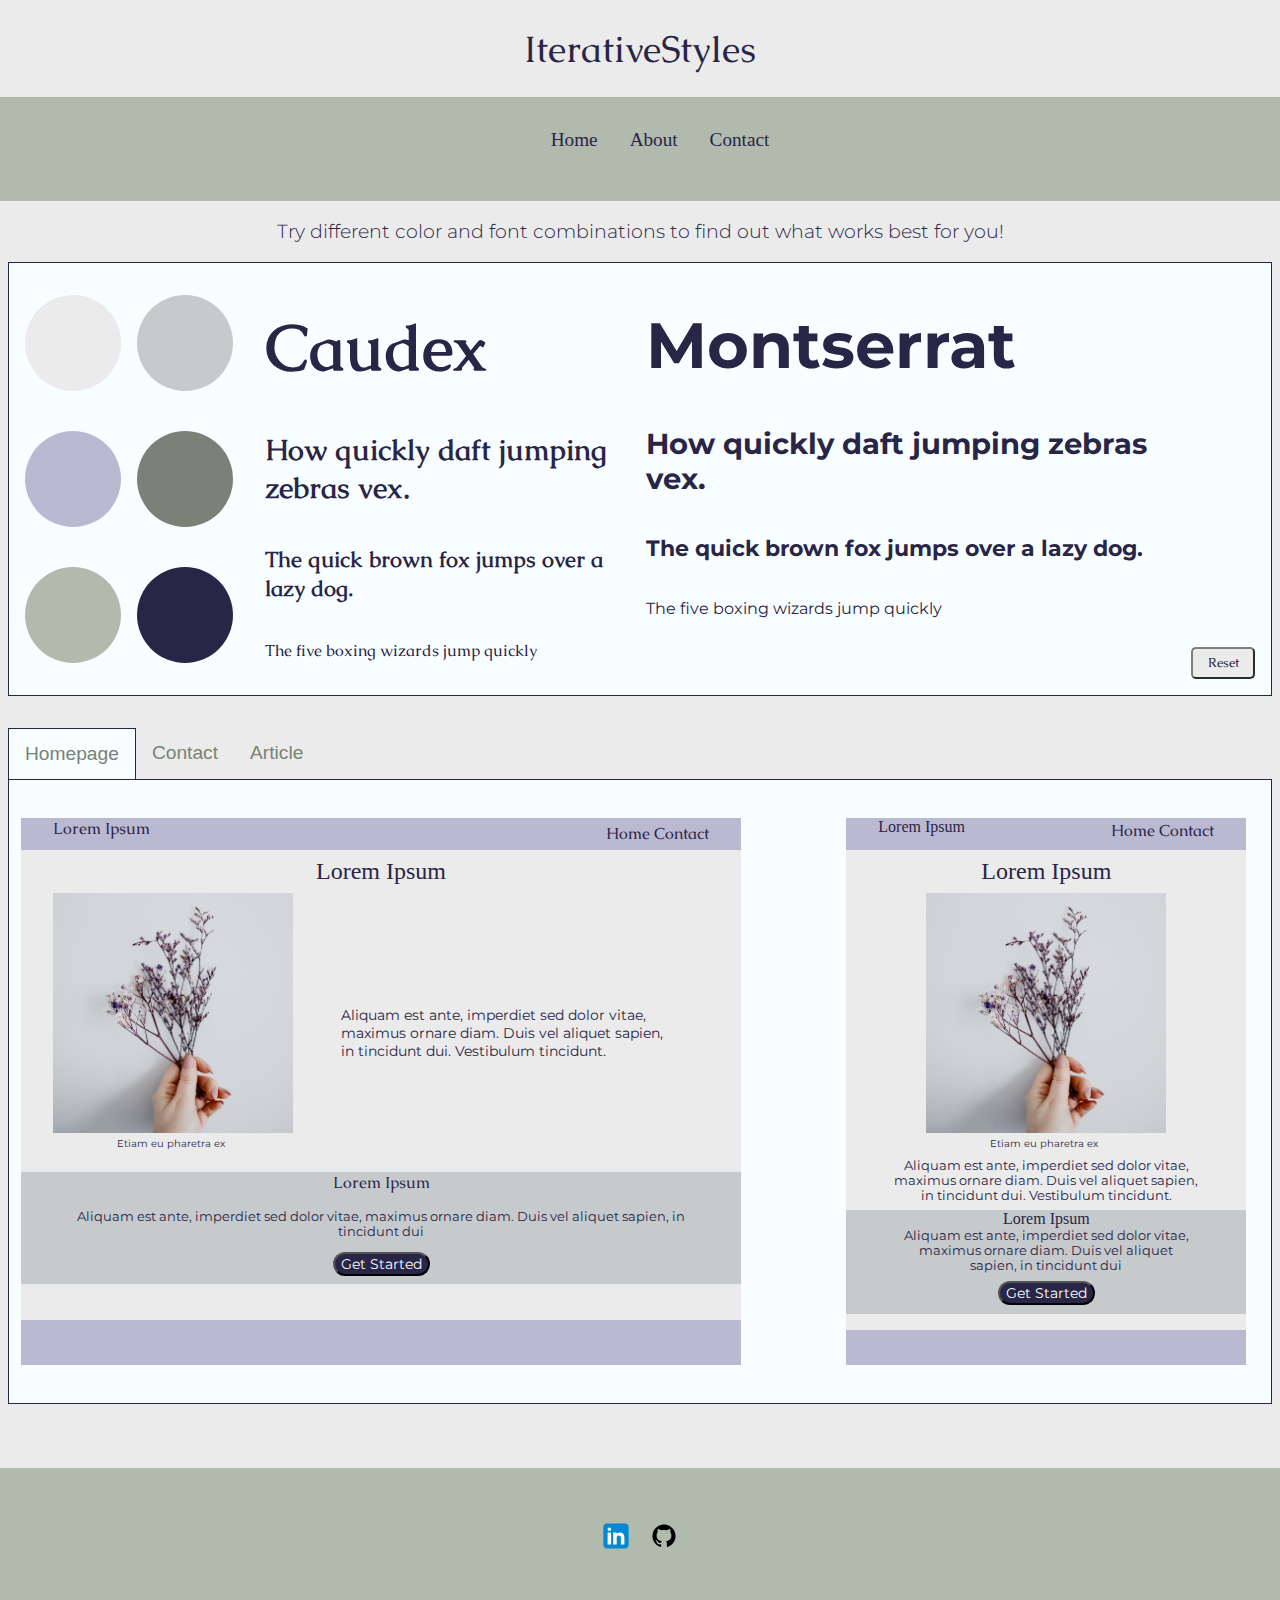
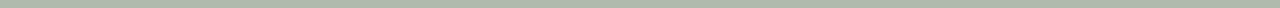
<file: index.html>
<!DOCTYPE html>
<html lang="en">
<head>
	<!-- Google tag (gtag.js) -->
	<script async src="https://www.googletagmanager.com/gtag/js?id=G-5MDEGCFY4N"></script>
	<script>
	window.dataLayer = window.dataLayer || [];
	function gtag(){dataLayer.push(arguments);}
	gtag('js', new Date());

	gtag('config', 'G-5MDEGCFY4N');
	</script>
    <meta charset="UTF-8">
    <meta http-equiv="X-UA-Compatible" content="IE=edge">
    <meta name="viewport" content="width=device-width, initial-scale=1.0">
    <title>IterativeStyles</title>
	<!-- Google Tag Manager -->
	<script>(function(w,d,s,l,i){w[l]=w[l]||[];w[l].push({'gtm.start':
	new Date().getTime(),event:'gtm.js'});var f=d.getElementsByTagName(s)[0],
	j=d.createElement(s),dl=l!='dataLayer'?'&l='+l:'';j.async=true;j.src=
	'https://www.googletagmanager.com/gtm.js?id='+i+dl;f.parentNode.insertBefore(j,f);
	})(window,document,'script','dataLayer','GTM-5N55TJF');</script>
	<!-- End Google Tag Manager -->
	<meta name="IterativeStyles"
	content="IterativeStyles is a web-based tool for web design. Here you 
	can try out various font combinations and colors to see how they could look together on the web and for free.">
	<link href="https://iterativestyles.com/" rel=
 	"canonical" />
    <link rel="preconnect" href="https://fonts.googleapis.com"> 
	<link rel="preconnect" href="https://fonts.gstatic.com" crossorigin> 
	<link href="https://fonts.googleapis.com/css2?family=Caudex:wght@400;700&display=swap" rel="stylesheet">
	<link href="https://fonts.googleapis.com/css2?family=Montserrat:wght@100;300;400&display=swap" rel="stylesheet">
    <link href="https://fonts.googleapis.com/css2?family=EB+Garamond&display=swap" rel="stylesheet">
    <link rel="stylesheet" href="/styles.css">
</head>

<body>
	<!-- Google Tag Manager (noscript) -->
	<noscript><iframe src="https://www.googletagmanager.com/ns.html?id=GTM-5N55TJF"
	height="0" width="0" style="display:none;visibility:hidden"></iframe></noscript>
	<!-- End Google Tag Manager (noscript) -->
    <a href="/index.html"><h1 class="h1" id="site-title">IterativeStyles</h1></a>
	<nav>
		<ul>
			<li><a id="home-nav" href="/index.html">Home</a></li>
			<li><a id="about-nav" href="/about.html">About</a></li>
			<li><a id="contact-nav" href="/contact.html">Contact</a></li>
		</ul>
	</nav>
    <h3 id="short-info">Try different color and font combinations to find out what works best for you!</h3>
	<div class="editor">
		<div class="colors">
			<div id="color1" onclick="toggleDisplay1(screen); console.log(console);">
				<input type="color" id="color1value" onchange="setColor();"
           value="#EBEBEB">
			</div>
			<div id="color2" onclick="toggleDisplay2(screen);">
				<input type="color" id="color2value" onchange="setColor2();"
           value="#C6CACC">
			</div>
			<div id="color3" onclick="toggleDisplay3(screen);">
				<input type="color" id="color3value" onchange="setColor3();"
           value="#BBB8D1">
			</div>
			<div id="color4" onclick="toggleDisplay4(screen);">
				<input type="color" id="color4value" onchange="setColor4();"
           value="#798276">
			</div>
			<div id="color5" onclick="toggleDisplay5(screen);">
				<input type="color" id="color5value" onchange="setColor5();"
           value="#B0BAAD">
			</div>
			<div id="color6" onclick="toggleDisplay6(screen);">
				<input type="color" id="color6value" onchange="setColor6();"
           value="#292546">
			</div>
		</div>
		<div id="font1">
			<!-- Font 1 font-family drop-down menu -->
			<select id="input-font1" class="input" onchange="changeFontStyle1(this); changeFontText1(); changeFontStyle1Templates(this);">
				<option value="Montserrat">Montserrat</option>
				<option value="Arial">Arial</option>
				<option value="Helvetica">Helvetica</option>
				<option value="Impact">Impact</option>
				<option value="Caudex" selected="selected">Caudex</option>
				<option value="Times New Roman">Times New Roman</option>
				<option value="Courier New">Courier New</option>
				<option value="EB Garamond">EB Garamond</option>
			</select>
			<h1 id="h1f1" onclick="toggleDisplayFont1();">Caudex</h1>
			<h3 id="h3f1">How quickly daft jumping zebras vex.</h3>
			<h5 id="h5f1">The quick brown fox jumps over a lazy dog.</h5>
			<p id="smallest-font1">The five boxing wizards jump quickly</p>
		</div>
		
		<div id="font2">
			<!-- Font 2 font-family drop-down menu -->
			<select id="input-font2" class="input" onchange="changeFontStyle2(this); changeFontText2(); changeFontStyle2Templates(this);">
				<option value="Montserrat" selected="selected">Montserrat</option>
				<option value="Arial">Arial</option>
				<option value="Helvetica">Helvetica</option>
				<option value="Impact">Impact</option>
				<option value="Caudex">Caudex</option>
				<option value="Times New Roman">Times New Roman</option>
				<option value="Courier New">Courier New</option>
				<option value="EB Garamond">EB Garamond</option>
			</select>
			<!-- Font 2 text examples -->
			<h1 id="h1f2" onclick="toggleDisplayFont2();">Montserrat</h1>
			<h3 id="h3f2">How quickly daft jumping zebras vex.</h3>
			<h5 id="h5f2">The quick brown fox jumps over a lazy dog.</h5>
			<p id="smallest-font2">The five boxing wizards jump quickly</p>
		</div>
		<button id="reset-btn" onclick="deleteItems();">Reset</button>
    </div>
<!-- This is where the tabs start -->
    <div class="tab">
		<button class="tablinks" onclick="openTemplate(event, 'Homepage')" id="defaultOpen">Homepage</button>
		<button class="tablinks" onclick="openTemplate(event, 'Contact_page')" >Contact</button>
		<button class="tablinks" onclick="openTemplate(event, 'Article')" >Article</button>
    </div>

	<div id="Homepage" class="tabcontent">
		<div id="homepage-grid">
			<!-- Homepage Desktop View -->
			<div id="desktop-container-homepage">
				<div id="container-d">
					<div id="header-d">
						<p id="site-title-d">Lorem Ipsum</p> 
						<p id="nav-menu">Home Contact</p>
					</div>
					<div class="body-d">
						<p id="homepage-title-d">Lorem Ipsum</p>
						<image id="home-img-d" src="/assets/flowers-and-hand2.jpg" alt="hand holding tiny  flowers"></image>
						<figcaption id="figcaption-d">Etiam eu pharetra ex</figcaption>
						<p id="body-text01">Aliquam est ante, imperdiet sed dolor vitae, <br> maximus ornare diam. 
							Duis vel aliquet sapien, <br> in tincidunt dui. Vestibulum tincidunt.</p>
					</div>
					<div id="strip-d">
						<p id="strip-title">Lorem Ipsum</p>
						<p id="strip-text01">Aliquam est ante, imperdiet sed dolor vitae, maximus ornare diam. Duis vel aliquet sapien, in tincidunt dui</p>
						<button id="btn01">Get Started</button>
					</div>
					<div id="footer-d"></div>
				</div>
			</div>
			<!-- Homepage Mobile View -->
				<div id="mobile-container-homepage">
					<div id="container-m">
						<div id="header-m">
							<p id="site-title-m">Lorem Ipsum</p> 
							<p id="nav-menu-m">Home Contact</p>
						</div>
						<div class="body-m">
							<p id="homepage-title-m">Lorem Ipsum</p>
							<image id="home-img-m" src="/assets/flowers-and-hand2.jpg" alt="hand holding tiny  flowers"></image>
							<figcaption id="figcaption-m">Etiam eu pharetra ex</figcaption>
							<p id="body-text01-m">Aliquam est ante, imperdiet sed dolor vitae, <br> maximus ornare diam. 
								Duis vel aliquet sapien, <br> in tincidunt dui. Vestibulum tincidunt.</p>
						</div>
						<div id="strip-m">
							<p id="strip-title-m">Lorem Ipsum</p>
							<p id="strip-text01-m">Aliquam est ante, imperdiet sed dolor vitae, maximus ornare diam. Duis vel aliquet sapien, in tincidunt dui</p>
							<button id="btn01-m">Get Started</button>
						</div>
						<div id="footer-m"></div>
					</div>
				</div>
		</div>
	</div>

    <div id="Contact_page" class="tabcontent">
		<div id="contact-page-grid">
			<!-- desktop contact page  -->
			<div id="desktop-container-contact-page">
				<div id="container-cd">
					<div id="header-cd">
						<p id="site-title-cd">Lorem Ipsum</p> 
						<p id="nav-menu-cd">Home Contact</p>
					</div>
					<div class="body-cd">
						<p id="homepage-title-cd">Contact Me</p>
					</div>
					<div id="strip-cd">
					<form action="">

					<label id="name-label-cd" for="name">Name</label>
					<input type="text" id="name-cd" name="name" placeholder="Your name">
					<br>

					<label id="email-label-cd" for="email">Email</label>
					<input type="email" id="email-cd" name="email" placeholder="Your email">
					<br>
					<label id="subject-label-cd" for="subject">Subject</label>
					<textarea id="subject-cd" name="subject" placeholder="Write something..."></textarea>

					<input id="submit-btn-cd" type="submit" value="Submit">
					</form>
					</div>
					<div id="footer-cd">	
					</div>
				</div>
			</div>
			<!-- mobile contact page -->
			<div id="mobile-container-contact-page">
				<div id="container-cm">
						<div id="header-cm">
							<p id="site-title-cm">Lorem Ipsum</p> 
							<p id="nav-menu-cm">Home Contact</p>
						</div>
						<div class="body-cm">
							<p id="homepage-title-cm">Contact Me</p>
						</div>
						<div id="strip-cm">
						<form action="">

						<label id="name-label-cm" for="name">Name</label>
						<input type="text" id="name-cm" name="name" placeholder="Your name">
						<br>
						<label id="email-label-cm" for="email" style="font-family: 'Caudex', serif;">Email</label>
						<input type="email" id="email-cm" name="email" placeholder="Your email">
						<br>
						<label id="subject-label-cm" for="subject">Subject</label>
						<textarea id="subject-cm" name="subject" placeholder="Write something..." ></textarea>

						<input id="submit-btn-cm" type="submit" value="Submit">

						</form>
						</div>
						<div id="footer-cm">	
						</div>
				</div>
			</div>
		</div> 
    </div>

    <div id="Article" class="tabcontent">
		<div id="article-page-grid">
			<!-- article desktop -->
			<div id="desktop-container-article">
				<div id="container-ad">
					<div id="header-ad">
						<p id="site-title-ad">Lorem Ipsum</p> 
						<p id="nav-menu-ad">Home Contact</p>
					</div>
					<div class="body-ad">
						<p id="article-title-ad">Lorem ipsum dolor sit amet, incididunt ut labore et dolore magna aliqua.</p>
						<p id="article-info">By John Doe, <br> Updated 6:22 PM EST, Sun November 6, 2022 </p>
						<image id="article-img-d" src="/assets/flowerfield.jpg" alt="bright image of a field of flowers"></image>
						<figcaption id="article-figcaption">Duis ut diam quam nulla </figcaption>
						<p id="body-text01-ad">Ut enim ad minim veniam, quis nostrud exercitation ullamco laboris nisi ut aliquip ex ea commodo consequat. Duis aute irure dolor in reprehenderit in voluptate velit esse cillum dolore eu fugiat nulla pariatur. Excepteur sint occaecat cupidatat non proident, sunt in culpa qui officia deserunt mollit anim id est laborum. Urna nec tincidunt praesent semper feugiat nibh sed. Vestibulum morbi blandit cursus risus at ultrices mi tempus. Faucibus vitae aliquet nec ullamcorper sit amet. </p>
					</div>
					<div id="footer-ad"></div>
				</div>
			</div>
		
			<!-- Mobile article template -->
			<div id="mobile-container-article">
				<div id="container-am">
					<div id="header-am">
						<p id="site-title-am">Lorem Ipsum</p>
						<p id="nav-menu-am">Home Contact</p>
					</div>
					<div class="body-am">
						<p id="article-title-am">Lorem ipsum dolor sit amet, incididunt ut labore et dolore magna aliqua.</p>
						<p id="article-info-m">By John Doe, <br> Updated 6:22 PM EST, Sun November 6, 2022 </p>
						<image id="article-img-m" src="/assets/flowerfield.jpg" alt="bright image of a field of flowers"></image>
						<figcaption id="article-figcaption-m">Duis ut diam quam nulla </figcaption>
						<p id="body-text01-am">Ut enim ad minim veniam, quis nostrud exercitation ullamco laboris nisi ut aliquip ex ea commodo consequat. Duis aute irure dolor in reprehenderit in voluptate velit esse cillum dolore eu fugiat nulla pariatur. Excepteur sint occaecat cupidatat non proident, sunt in culpa qui officia deserunt mollit anim id est laborum. Urna nec tincidunt praesent semper feugiat nibh sed. Vestibulum morbi blandit cursus risus at ultrices mi tempus. Faucibus vitae aliquet nec ullamcorper sit amet. </p>
					</div>
					<div id="footer-am"></div>
				</div>
			</div>
		</div>
    </div>

	<div class="footer">
		<a id="linkedin-link" href="https://www.linkedin.com/in/stephannie-sipaque/" target="_blank"><img id="linkedin-icon" src="assets/linkedin.svg" alt="linkedIn icon with link"></a>
		<a id="github-link" href="https://github.com/SSipaque" target="_blank"><img id="linkedin-icon" src="assets/github.svg" alt="Github icon with link"></a>
	</div>

	<script src="tabs.js"></script>
	<script src="localstorage.js"></script>
	<script>
		var c1v= document.getElementById("color1value");
		var c2v= document.getElementById("color2value");
		var c3v= document.getElementById("color3value");
		var c4v= document.getElementById("color4value");
		var c5v= document.getElementById("color5value");
		var c6v= document.getElementById("color6value");
		var screen = window.matchMedia("(max-width: 700px)");

		function toggleDisplay1(screen){
			if (screen.matches) { // If media query matches
				c1v.style.display = "block"; //on mobile ONLY make sure input is visible always
			} else {
				if (c1v.style.display === "block") { //otherwise let it be toggled by onclick to appear and disappear
					c1v.style.display = "none";
				} else {
					c1v.style.display = "block";
				}
			}
			const c1 = document.getElementById("color1");
			c1v.addEventListener("input", updateColor);
			screen.addListener(toggleDisplay1); //event listener for screen variable

			}
		function toggleDisplay2(screen) {
			if (screen.matches) { // If media query matches
				c2v.style.display = "block"; //on mobile ONLY make sure input is visible always
			} else {
				if (c2v.style.display === "block") { //otherwise let it be toggled by onclick to appear and disappear
					c2v.style.display = "none";
				} else {
					c2v.style.display = "block";
				}
			}
			// console.log(c2v.style.display);
			const c2 = document.getElementById("color2");
			c2v.addEventListener("input", updateColor2);
			screen.addListener(toggleDisplay2); //event listener for screen variable
		}
		function toggleDisplay3(screen) {
			if (screen.matches) { // If media query matches
				c3v.style.display = "block"; //on mobile ONLY make sure input is visible always
			} else {
				if (c3v.style.display === "block") { //otherwise let it be toggled by onclick to appear and disappear
					c3v.style.display = "none";
				} else {
					c3v.style.display = "block";
				}
			}
			const c3 = document.getElementById("color3");
			c3v.addEventListener("input", updateColor3);
			screen.addListener(toggleDisplay3);
		}
		function toggleDisplay4(screen) {
			if (screen.matches) { // If media query matches
				c4v.style.display = "block"; //on mobile ONLY make sure input is visible always
			} else {
				if (c4v.style.display === "block") { //otherwise let it be toggled by onclick to appear and disappear
					c4v.style.display = "none";
				} else {
					c4v.style.display = "block";
				}
			}
			const c4 = document.getElementById("color4");
			c4v.addEventListener("input", updateColor4);
			screen.addListener(toggleDisplay4);
		}
		function toggleDisplay5(screen) {
			if (screen.matches) { // If media query matches
				c5v.style.display = "block"; //on mobile ONLY make sure input is visible always
			} else {
				if (c5v.style.display === "block") { //otherwise let it be toggled by onclick to appear and disappear
					c5v.style.display = "none";
				} else {
					c5v.style.display = "block";
				}
			}
			const c5 = document.getElementById("color5");
			c5v.addEventListener("input", updateColor5);
			screen.addEventListener(toggleDisplay5);
		}
		function toggleDisplay6(screen) {
			if (screen.matches) { // If media query matches
				c6v.style.display = "block"; //on mobile ONLY make sure input is visible always
			} else {
				if (c6v.style.display === "block") { //otherwise let it be toggled by onclick to appear and disappear
					c6v.style.display = "none";
				} else {
					c6v.style.display = "block";
				}
			}
			const c6 = document.getElementById("color6");
			c6v.addEventListener("input", updateColor6);
			screen.addEventListener(toggleDisplay6);
		}


		function updateColor(){
			const c1 = document.getElementById("color1");
			c1.style.backgroundColor = document.getElementById("color1value").value;
			document.getElementById("container-d").style.backgroundColor = document.getElementById("color1value").value;
			document.getElementById("container-m").style.backgroundColor = document.getElementById("color1value").value;
			document.getElementById("container-cd").style.backgroundColor = document.getElementById("color1value").value;
			document.getElementById("container-cm").style.backgroundColor = document.getElementById("color1value").value;
			document.getElementById("container-ad").style.backgroundColor = document.getElementById("color1value").value;
			document.getElementById("container-am").style.backgroundColor = document.getElementById("color1value").value;
		}
		function updateColor2(){
			const c2 = document.getElementById("color2");
			c2.style.backgroundColor = document.getElementById("color2value").value;

			document.getElementById("strip-d").style.backgroundColor = document.getElementById("color2value").value;
			document.getElementById("strip-m").style.backgroundColor = document.getElementById("color2value").value;
			document.getElementById("strip-cd").style.backgroundColor = document.getElementById("color2value").value;
			document.getElementById("strip-cm").style.backgroundColor = document.getElementById("color2value").value;
		}
		function updateColor3(){
			const c3 = document.getElementById("color3");
			c3.style.backgroundColor = document.getElementById("color3value").value;

			document.getElementById("header-d").style.backgroundColor = document.getElementById("color3value").value;
			document.getElementById("footer-d").style.backgroundColor = document.getElementById("color3value").value;
			document.getElementById("header-m").style.backgroundColor = document.getElementById("color3value").value;
			document.getElementById("footer-m").style.backgroundColor = document.getElementById("color3value").value;
			document.getElementById("header-cd").style.backgroundColor = document.getElementById("color3value").value;
			document.getElementById("footer-cd").style.backgroundColor = document.getElementById("color3value").value;
			document.getElementById("header-cm").style.backgroundColor = document.getElementById("color3value").value;
			document.getElementById("footer-cm").style.backgroundColor = document.getElementById("color3value").value;
			document.getElementById("header-ad").style.backgroundColor = document.getElementById("color3value").value;
			document.getElementById("footer-ad").style.backgroundColor = document.getElementById("color3value").value;
			document.getElementById("header-am").style.backgroundColor = document.getElementById("color3value").value;
			document.getElementById("footer-am").style.backgroundColor = document.getElementById("color3value").value;
		}
		function updateColor4(){
			const c4 = document.getElementById("color4");
			c4.style.backgroundColor = document.getElementById("color4value").value;
			document.getElementById("h1f1").style.color = document.getElementById("color4value").value;
			document.getElementById("h3f1").style.color = document.getElementById("color4value").value;
			document.getElementById("h5f1").style.color = document.getElementById("color4value").value;
			document.getElementById("smallest-font1").style.color = document.getElementById("color4value").value;
			// templates
			// homepage desktop
			document.getElementById("site-title-d").style.color = document.getElementById("color4value").value;
			document.getElementById("nav-menu").style.color = document.getElementById("color4value").value;
			document.getElementById("homepage-title-d").style.color = document.getElementById("color4value").value;
			document.getElementById("strip-title").style.color = document.getElementById("color4value").value;
			// homepage mobile
			document.getElementById("site-title-m").style.color = document.getElementById("color4value").value;
			document.getElementById("nav-menu-m").style.color = document.getElementById("color4value").value;
			document.getElementById("homepage-title-m").style.color = document.getElementById("color4value").value;
			document.getElementById("strip-title-m").style.color = document.getElementById("color4value").value;

			// contact desktop
			document.getElementById("site-title-cd").style.color = document.getElementById("color4value").value;
			document.getElementById("nav-menu-cd").style.color = document.getElementById("color4value").value;
			document.getElementById("homepage-title-cd").style.color = document.getElementById("color4value").value;
			document.getElementById("name-label-cd").style.color = document.getElementById("color4value").value;
			document.getElementById("email-label-cd").style.color = document.getElementById("color4value").value;
			document.getElementById("subject-label-cd").style.color = document.getElementById("color4value").value;
			// contact mobile
			document.getElementById("site-title-cm").style.color = document.getElementById("color4value").value;
			document.getElementById("nav-menu-cm").style.color = document.getElementById("color4value").value;
			document.getElementById("homepage-title-cm").style.color = document.getElementById("color4value").value;
			document.getElementById("name-label-cm").style.color = document.getElementById("color4value").value;
			document.getElementById("email-label-cm").style.color = document.getElementById("color4value").value;
			document.getElementById("subject-label-cm").style.color = document.getElementById("color4value").value;

			// article desktop
			document.getElementById("site-title-ad").style.color = document.getElementById("color4value").value;
			document.getElementById("nav-menu-ad").style.color = document.getElementById("color4value").value;
			document.getElementById("article-title-ad").style.color = document.getElementById("color4value").value;
			document.getElementById("article-info").style.color = document.getElementById("color4value").value;
			// article mobile
			document.getElementById("site-title-am").style.color = document.getElementById("color4value").value;
			document.getElementById("nav-menu-am").style.color = document.getElementById("color4value").value;
			document.getElementById("article-title-am").style.color = document.getElementById("color4value").value;
			document.getElementById("article-info-m").style.color = document.getElementById("color4value").value;
		}
		function updateColor5(){
			const c5 = document.getElementById("color5");
			c5.style.backgroundColor = document.getElementById("color5value").value;
			document.getElementById("h1f2").style.color = document.getElementById("color5value").value;
			document.getElementById("h3f2").style.color = document.getElementById("color5value").value;
			document.getElementById("h5f2").style.color = document.getElementById("color5value").value;
			document.getElementById("smallest-font2").style.color = document.getElementById("color5value").value;
			// templates
			// homepage desktop
			document.getElementById("body-text01").style.color = document.getElementById("color5value").value;
			document.getElementById("strip-text01").style.color = document.getElementById("color5value").value;
			document.getElementById("btn01").style.color = document.getElementById("color5value").value;
			document.getElementById("figcaption-d").style.color = document.getElementById("color5value").value;
			// homepage mobile
			document.getElementById("body-text01-m").style.color = document.getElementById("color5value").value;
			document.getElementById("strip-text01-m").style.color = document.getElementById("color5value").value;
			document.getElementById("btn01-m").style.color = document.getElementById("color5value").value;
			document.getElementById("figcaption-m").style.color = document.getElementById("color5value").value;

			// contact desktop
			document.getElementById("name-cd").style.color = document.getElementById("color5value").value;
			document.getElementById("email-cd").style.color = document.getElementById("color5value").value;
			document.getElementById("subject-cd").style.color = document.getElementById("color5value").value;
			document.getElementById("submit-btn-cd").style.color = document.getElementById("color5value").value;
			// contact mobile
			document.getElementById("name-cm").style.color = document.getElementById("color5value").value;
			document.getElementById("email-cm").style.color = document.getElementById("color5value").value;
			document.getElementById("subject-cm").style.color = document.getElementById("color5value").value;
			document.getElementById("submit-btn-cm").style.color = document.getElementById("color5value").value;

			// article desktop
			document.getElementById("article-figcaption").style.color = document.getElementById("color5value").value;
			document.getElementById("body-text01-ad").style.color = document.getElementById("color5value").value;
			// artcile mobile
			document.getElementById("article-figcaption-m").style.color = document.getElementById("color5value").value;
			document.getElementById("body-text01-am").style.color = document.getElementById("color5value").value;
		}
		function updateColor6(){
			const c6 = document.getElementById("color6");
			c6.style.backgroundColor = document.getElementById("color6value").value;
			document.getElementById("btn01").style.backgroundColor = document.getElementById("color6value").value;
			document.getElementById("btn01-m").style.backgroundColor = document.getElementById("color6value").value;
			document.getElementById("submit-btn-cd").style.backgroundColor = document.getElementById("color6value").value;
			document.getElementById("submit-btn-cm").style.backgroundColor = document.getElementById("color6value").value;
		}


		var infont1= document.getElementById("input-font1");
		function toggleDisplayFont1() {
			if (infont1.style.display === "block") {
				infont1.style.display = "none";
		  	} else {
				infont1.style.display = "block";
			}
		}
		
		var changeFontStyle1 = function (font) {
            document.getElementById("font1").style.fontFamily = font.value;
        }
		var changeFontText1 = function() {
			const input1 = document.getElementById("input-font1");
			document.getElementById('h1f1').innerHTML = input1.value;
		}

		// To change fontstyle of templates according to Font1 changes 
		var changeFontStyle1Templates = function(font) {
		document.getElementById("font1").style.fontFamily = font.value;
		// homepage desktop
		document.getElementById("site-title-d").style.fontFamily = font.value;
		document.getElementById("nav-menu").style.fontFamily = font.value;
		document.getElementById("homepage-title-d").style.fontFamily = font.value;
		document.getElementById("strip-title").style.fontFamily = font.value;
		// homepage mobile
		document.getElementById("site-title-m").style.fontFamily = font.value;
		document.getElementById("nav-menu-m").style.fontFamily = font.value;
		document.getElementById("homepage-title-m").style.fontFamily = font.value;
		document.getElementById("strip-title-m").style.fontFamily = font.value;

		// contact desktop
		document.getElementById("site-title-cd").style.fontFamily = font.value;
		document.getElementById("nav-menu-cd").style.fontFamily = font.value;
		document.getElementById("homepage-title-cd").style.fontFamily = font.value;
		document.getElementById("name-label-cd").style.fontFamily = font.value;
		document.getElementById("email-label-cd").style.fontFamily = font.value;
		document.getElementById("subject-label-cd").style.fontFamily = font.value;
		// contact mobile
		document.getElementById("site-title-cm").style.fontFamily = font.value;
		document.getElementById("nav-menu-cm").style.fontFamily = font.value;
		document.getElementById("homepage-title-cm").style.fontFamily = font.value;
		document.getElementById("name-label-cm").style.fontFamily = font.value;
		document.getElementById("email-label-cm").style.fontFamily = font.value;
		document.getElementById("subject-label-cm").style.fontFamily = font.value;

		// article desktop
		document.getElementById("site-title-ad").style.fontFamily = font.value;
		document.getElementById("nav-menu-ad").style.fontFamily = font.value;
		document.getElementById("article-title-ad").style.fontFamily = font.value;
		document.getElementById("article-info").style.fontFamily = font.value;
		// article mobile
		document.getElementById("site-title-am").style.fontFamily = font.value;
		document.getElementById("nav-menu-am").style.fontFamily = font.value;
		document.getElementById("article-title-am").style.fontFamily = font.value;
		document.getElementById("article-info-m").style.fontFamily = font.value;
		}

		var infont2= document.getElementById("input-font2");
		function toggleDisplayFont2() {
			if (infont2.style.display === "block") {
				infont2.style.display = "none";
		  	} else {
				infont2.style.display = "block";
			};
		}
		var changeFontStyle2 = function (font) {
            document.getElementById("font2").style.fontFamily = font.value;
        }
		var changeFontText2 = function() {
			const input2 = document.getElementById("input-font2");
			document.getElementById('h1f2').innerHTML = input2.value;
		}

		// To change fontstyle of templates according to Font2 changes 
		var changeFontStyle2Templates = function(font) {
		// homepage desktop
		document.getElementById("body-text01").style.fontFamily = font.value;
		document.getElementById("strip-text01").style.fontFamily = font.value;
		document.getElementById("btn01").style.fontFamily = font.value;
		document.getElementById("figcaption-d").style.fontFamily = font.value;
		// homepage mobile
		document.getElementById("body-text01-m").style.fontFamily = font.value;
		document.getElementById("strip-text01-m").style.fontFamily = font.value;
		document.getElementById("btn01-m").style.fontFamily = font.value;
		document.getElementById("figcaption-m").style.fontFamily = font.value;

		// contact desktop
		document.getElementById("name-cd").style.fontFamily = font.value;
		document.getElementById("email-cd").style.fontFamily = font.value;
		document.getElementById("subject-cd").style.fontFamily = font.value;
		document.getElementById("submit-btn-cd").style.fontFamily = font.value;
		// contact mobile
		document.getElementById("name-cm").style.fontFamily = font.value;
		document.getElementById("email-cm").style.fontFamily = font.value;
		document.getElementById("subject-cm").style.fontFamily = font.value;
		document.getElementById("submit-btn-cm").style.fontFamily = font.value;

		// article desktop
		document.getElementById("article-figcaption").style.fontFamily = font.value;
		document.getElementById("body-text01-ad").style.fontFamily = font.value;
		// artcile mobile
		document.getElementById("article-figcaption-m").style.fontFamily = font.value;
		document.getElementById("body-text01-am").style.fontFamily = font.value;
		}  
	</script>
</body>
</html>
</file>
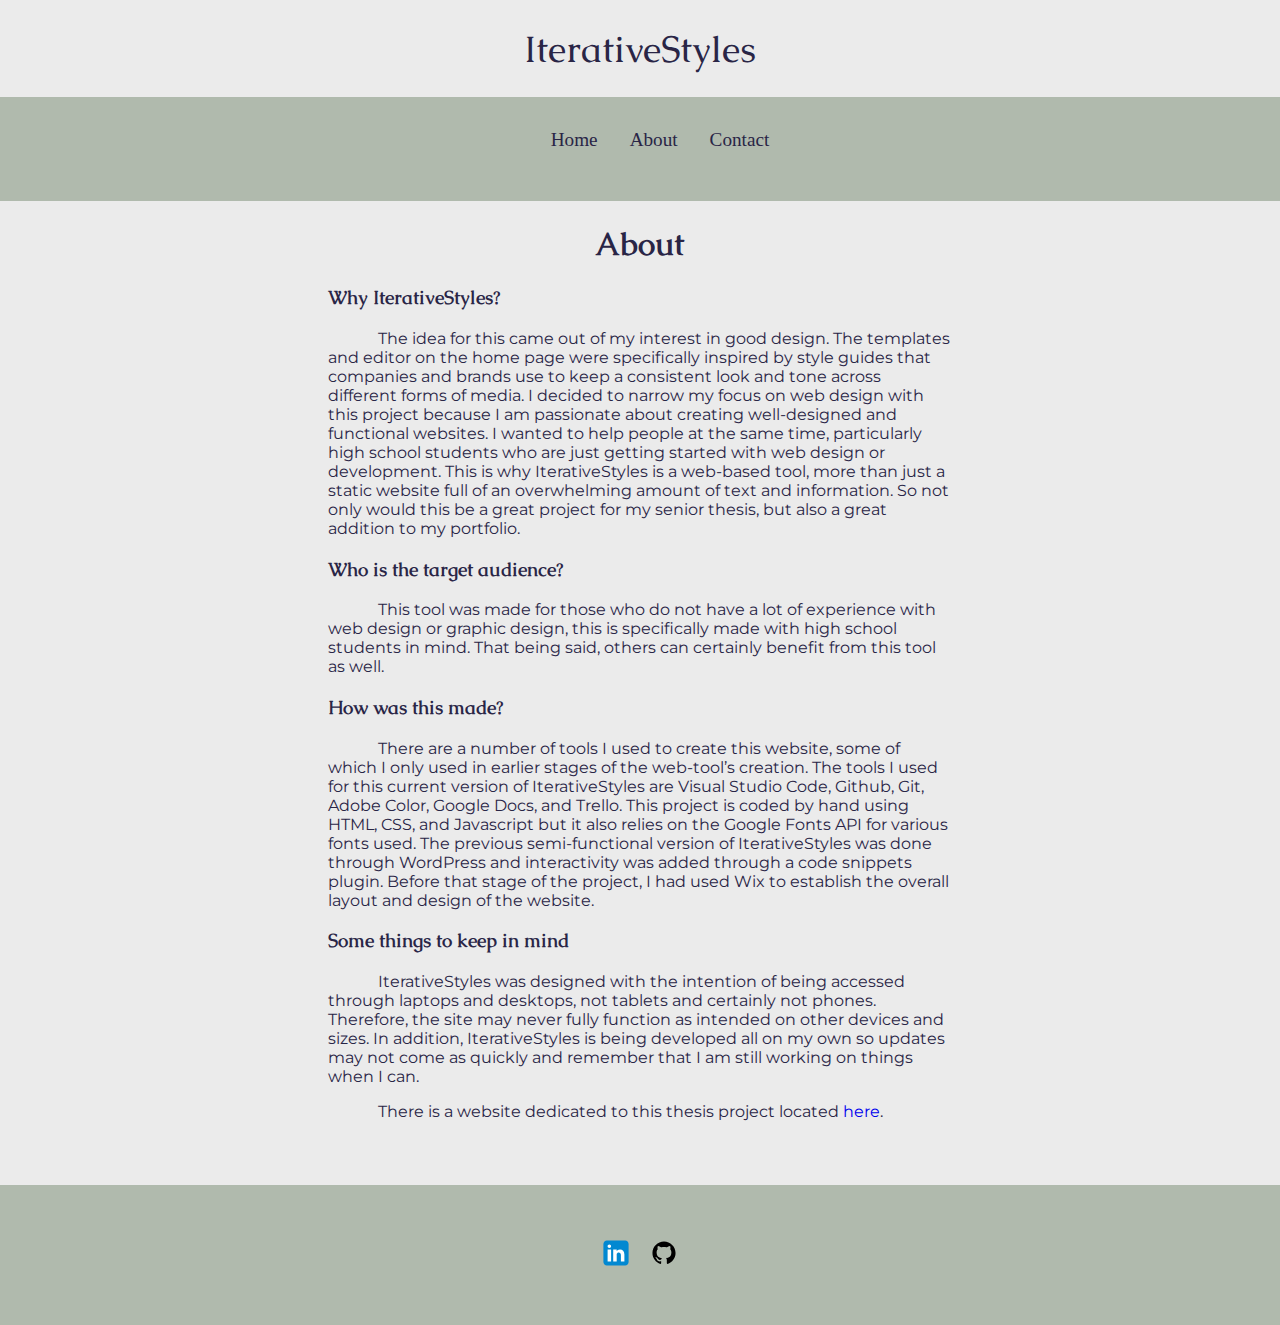
<file: about.html>
<!DOCTYPE html>
<html lang="en">
<head>
    <!-- Google tag (gtag.js) -->
    <script async src="https://www.googletagmanager.com/gtag/js?id=G-5MDEGCFY4N"></script>
    <script>
    window.dataLayer = window.dataLayer || [];
    function gtag(){dataLayer.push(arguments);}
    gtag('js', new Date());

    gtag('config', 'G-5MDEGCFY4N');
    </script>
    <!-- Google Tag Manager -->
    <script>(function(w,d,s,l,i){w[l]=w[l]||[];w[l].push({'gtm.start':
    new Date().getTime(),event:'gtm.js'});var f=d.getElementsByTagName(s)[0],
    j=d.createElement(s),dl=l!='dataLayer'?'&l='+l:'';j.async=true;j.src=
    'https://www.googletagmanager.com/gtm.js?id='+i+dl;f.parentNode.insertBefore(j,f);
    })(window,document,'script','dataLayer','GTM-5N55TJF');</script>
    <!-- End Google Tag Manager -->
    <meta charset="UTF-8">
    <meta http-equiv="X-UA-Compatible" content="IE=edge">
    <meta name="viewport" content="width=device-width, initial-scale=1.0">
    <title>IterativeStyles About</title>
    <meta name="IterativeStyles|About"
	content="Learn more about IterativeStyles here on this page.">
	<link href="https://iterativestyles.com/about" rel=
 	"canonical" />
    <link rel="preconnect" href="https://fonts.googleapis.com"> 
	<link rel="preconnect" href="https://fonts.gstatic.com" crossorigin> 
	<link href="https://fonts.googleapis.com/css2?family=Caudex:wght@400;700&display=swap" rel="stylesheet">
	<link href="https://fonts.googleapis.com/css2?family=Montserrat:wght@100;300;400&display=swap" rel="stylesheet">
    <link href="https://fonts.googleapis.com/css2?family=EB+Garamond&display=swap" rel="stylesheet">
    <link rel="stylesheet" href="styles.css">
</head>
<body>
    <!-- Google Tag Manager (noscript) -->
    <noscript><iframe src="https://www.googletagmanager.com/ns.html?id=GTM-5N55TJF"
    height="0" width="0" style="display:none;visibility:hidden"></iframe></noscript>
    <!-- End Google Tag Manager (noscript) -->
    <a href="/index.html"><h1 class="h1" id="site-title">IterativeStyles</h1></a>
        <nav>
            <ul>
                <li><a id="home-nav" href="/index.html">Home</a></li>
                <li><a id="about-nav" href="/about.html">About</a></li>
                <li><a id="contact-nav" href="/contact.html">Contact</a></li>
            </ul>
        </nav>

        <div id="about-text">
            <h1 class="h1">About</h1>
            <h3 class="about-subheaders">Why IterativeStyles?</h3>
            <p class="about-text">The idea for this came out of my interest in good design. The templates and 
            editor on the home page were specifically inspired by style guides that companies and brands use to keep a 
            consistent look and tone across different forms of media. I decided to narrow my focus on web design with this 
            project because I am passionate about creating well-designed and functional websites. I wanted to help people at the same time,
            particularly high school students who are just getting started with web design or development. This is why 
            IterativeStyles is a web-based tool, more than just a static website full of an overwhelming amount of text 
            and information. So not only would this be a great project for my senior thesis, but also a great addition 
            to my portfolio.</p>

            <h3 class="about-subheaders">Who is the target audience?</h3>
            <p class="about-text">This tool was made for those who do not have a lot of experience with web design
            or graphic design, this is specifically made with high school students in mind. That being said, others can 
            certainly benefit from this tool as well.</p>

            <h3 class="about-subheaders">How was this made?</h3>
            <p class="about-text">There are a number of tools I used to create this website, some of which I only 
            used in earlier stages of the web-tool’s creation. The tools I used for this current version of IterativeStyles 
            are Visual Studio Code, Github, Git, Adobe Color, Google Docs, and Trello. This project is coded by hand using 
            HTML, CSS, and Javascript but it also relies on the Google Fonts API for various fonts used. The previous 
            semi-functional version of IterativeStyles was done through WordPress and interactivity was added through a code
            snippets plugin. Before that stage of the project, I had used Wix to establish the overall layout and design of 
            the website.</p>

            <h3 class="about-subheaders">Some things to keep in mind</h3>
            <p class="about-text"">IterativeStyles was designed with the intention of being accessed through laptops and
            desktops, not tablets and certainly not phones. Therefore, the site may never fully function as intended on other 
            devices and sizes. In addition, IterativeStyles is being developed all on my own so updates may not come as quickly
            and remember that I am still working on things when I can.</p>       

            <p class="about-text">There is a website dedicated to this thesis project located <a id="squarespace-site-link" href="https://www.immseniorshow.com/stephannie-sipaque" target="_blank">here</a>.</p>
        </div>

    <div class="footer">
		<a id="linkedin-link" href="https://www.linkedin.com/in/stephannie-sipaque/" target="_blank"><img id="linkedin-icon" src="assets/linkedin.svg" alt="linkedIn icon with link"></a>
		<a id="github-link" href="https://github.com/SSipaque" target="_blank"><img id="linkedin-icon" src="assets/github.svg" alt="Github icon with link"></a>
	</div>
</body>
</html>
</file>
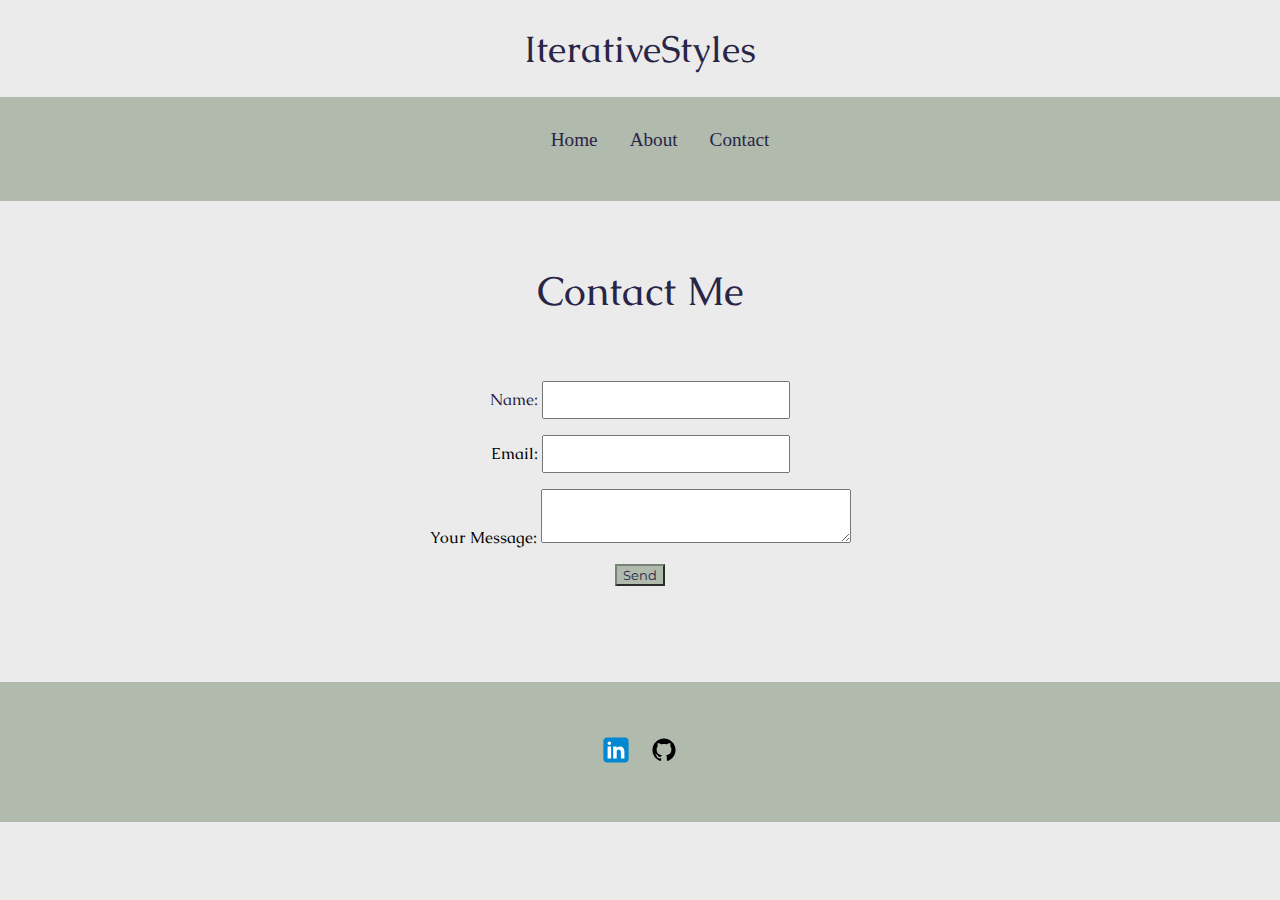
<file: contact.html>
<!DOCTYPE html>
<html lang="en">
<head>
    <!-- Google tag (gtag.js) -->
    <script async src="https://www.googletagmanager.com/gtag/js?id=G-5MDEGCFY4N"></script>
    <script>
    window.dataLayer = window.dataLayer || [];
    function gtag(){dataLayer.push(arguments);}
    gtag('js', new Date());

    gtag('config', 'G-5MDEGCFY4N');
    </script>
    <!-- Google Tag Manager -->
    <script>(function(w,d,s,l,i){w[l]=w[l]||[];w[l].push({'gtm.start':
    new Date().getTime(),event:'gtm.js'});var f=d.getElementsByTagName(s)[0],
    j=d.createElement(s),dl=l!='dataLayer'?'&l='+l:'';j.async=true;j.src=
    'https://www.googletagmanager.com/gtm.js?id='+i+dl;f.parentNode.insertBefore(j,f);
    })(window,document,'script','dataLayer','GTM-5N55TJF');</script>
    <!-- End Google Tag Manager -->
    <meta charset="UTF-8">
    <meta http-equiv="X-UA-Compatible" content="IE=edge">
    <meta name="viewport" content="width=device-width, initial-scale=1.0">
    <title>IterativeStyles Contact</title>
    <meta name="IterativeStyles|Contact"
	content="This is the contact page for IterativeStyles. There is an email form here.">
	<link href="https://iterativestyles.com/contact" rel=
 	"canonical" />
    <link rel="preconnect" href="https://fonts.googleapis.com"> 
	<link rel="preconnect" href="https://fonts.gstatic.com" crossorigin> 
	<link href="https://fonts.googleapis.com/css2?family=Caudex:wght@400;700&display=swap" rel="stylesheet">
	<link href="https://fonts.googleapis.com/css2?family=Montserrat:wght@100;300;400&display=swap" rel="stylesheet">
    <link href="https://fonts.googleapis.com/css2?family=EB+Garamond&display=swap" rel="stylesheet">
    <link rel="stylesheet" href="styles.css">
</head>
<body>
    <!-- Google Tag Manager (noscript) -->
    <noscript><iframe src="https://www.googletagmanager.com/ns.html?id=GTM-5N55TJF"
    height="0" width="0" style="display:none;visibility:hidden"></iframe></noscript>
    <!-- End Google Tag Manager (noscript) -->
    <a href="/index.html"><h1 class="h1" id="site-title">IterativeStyles</h1></a>
        <nav>
            <ul>
                <li><a id="home-nav" href="/index.html">Home</a></li>
                <li><a id="about-nav" href="/about.html">About</a></li>
                <li><a id="contact-nav" href="/contact.html">Contact</a></li>
            </ul>
        </nav>
    <span id="contact-text"> Contact Me</span>

    <form id="contact-form" action="https://formspree.io/f/mqkobjok" method="POST">
        <label id="name-label">
            Name:
            <input id="name-input" type="name" name="name">
        </label>
        </br>
        <label id="email-label">
            Email:
            <input  id="email-input" type="email" name="email">
        </label>
        </br>
        <label id="message-label">
            Your Message:
            <textarea  id="message-input" name="message"></textarea>
        </label>
        </br>
        <button id="send-form-btn" type="submit">Send</button>
    </form>


    <div class="footer">
		<a id="linkedin-link" href="https://www.linkedin.com/in/stephannie-sipaque/" target="_blank"><img id="linkedin-icon" src="assets/linkedin.svg" alt="linkedIn icon with link"></a>
		<a id="github-link" href="https://github.com/SSipaque" target="_blank"><img id="linkedin-icon" src="assets/github.svg" alt="Github icon with link"></a>
	</div>
</body>
</html>
</file>
<file: styles.css>
:root {
    /* Color Variables */
    --off-white: #f8fdff;
    --dark-blue: #292546;
    --pale-purple: #BBB8D1;
    --dark-green: #798276;
    --pale-green: #B0BAAD;
    --light-gray: #EBEBEB;
    --mid-gray: #C6CACC;
}

#site-title {
    color:  var(--dark-blue);
    font-family:'Caudex', serif;
    font-size: 2.3rem;
    font-weight: 400;
    text-align: center;
}
#site-title:hover {
    color: var(--dark-green);
}
nav {
    background-color: var(--pale-green);
    width: 100vw;
    height: 8vh;
    margin: 0 0 0 -0.5rem;
    padding: 1rem 0 1rem 0;
    text-align: center;
}
ul {
    list-style-type: none;
    display: flex;
    align-items: baseline;
    flex-direction: row;
    justify-content: center;
}
li {
    padding: 0 1rem 0 1rem;
}
#home-nav {
    color: var(--dark-blue);
    font-size: 1.2rem;
    transition: 0.3s;
}
#home-nav:hover {
    text-decoration: underline;
}
#home-nav:visited {
    color: var(--dark-blue);
}
#contact-nav {
    color: var(--dark-blue);
    font-size: 1.2rem;
    transition: 0.3s;
}
#contact-nav:hover {
    text-decoration: underline;
}
#contact-nav:visited {
    color: var(--dark-blue);
}
#about-nav {
    color: var(--dark-blue);
    font-size: 1.2rem;
    transition: 0.3s;
}
#about-nav:hover {
    text-decoration: underline;
}
#about-nav:visited {
    color: var(--dark-blue);
}

body {
    background-color: var(--light-gray);
    height: fit-content;
}
a:link {
  text-decoration: none; /* removes  default underline for links*/
}

#short-info {
    color: var(--dark-blue);
    font-family: 'Montserrat', sans-serif;
    font-weight: 300;
    text-align: center;
}

.editor {
    display: grid;
    /* grid-template-columns: 1fr 0fr 2fr 2fr; */
    background-color: var(--off-white);
    border-style: solid;
    border-width: 1px;
    border-color: var(--dark-blue);
    height: fit-content;
    /* max-width: 90vw; */
    max-width: 1300px; 
    padding: 0rem 0rem 1rem 1rem;
    margin: auto;
    margin-bottom: 2rem;
    column-gap: 1rem;
    /* 			overflow: visible; */    
    /* align-items: center; */
    overflow: hidden;
}
.colors {
    display: grid; 
    grid-template-columns: 6rem 6rem;
    justify-items: center;
    padding: 0rem 1rem 1rem 0rem;
    column-gap: 1rem;
    width: 12rem;
    height: 25rem;
}
#color1{
    background-color: var(--light-gray);
    width: 6rem;
    height: 6rem;
    /* margin-left: -13em; */
    /* margin-left: -9.5em; */
    margin-top: 2rem;
    border-radius: 50%;
    grid-column: 1/2;
    grid-row: 1/auto;
}
#color1:hover {
    width: 7rem;
    height: 7rem;
    cursor: pointer;
}
#color1value {
    display: none;
    position: absolute;
    width: 2rem;
    height: 2rem; 
    /* border-radius: 50%; */
}
#color2{
    background-color: var(--mid-gray);
    width: 6rem;
    height: 6rem;
    /* margin-left: -7em; */
    margin-top: 2rem;
    border-radius: 50%;
    grid-column: 2/auto;
    grid-row: 1/auto;
}
#color2:hover {
    width: 7rem;
    height: 7rem;
    cursor: pointer;
}
#color2value {
    display: none;
    position: absolute;
    width: 2rem;
    height: 2rem; 
}
#color3{
    background-color: var(--pale-purple);
    width: 6rem;
    height: 6rem;
    /* margin-left: -13em; */
    margin-top: 10.5rem;
    border-radius: 50%;
    grid-column: 1/auto;
    grid-row: 1/auto;
}
#color3:hover {
    width: 7rem;
    height: 7rem;
    cursor: pointer;
}
#color3value {
    display: none;
    position: absolute;
    width: 2rem;
    height: 2rem; 
}
#color4{
    background-color: var(--dark-green);
    width: 6rem;
    height: 6rem;
    /* margin-left: -7em; */
    margin-top: 10.5rem;
    border-radius: 50%;
    grid-column: 2/auto;
    grid-row: 1/auto;
}
#color4:hover {
    width: 7rem;
    height: 7rem;
    cursor: pointer;
}
#color4value {
    display: none;
    position: absolute;
    width: 2rem;
    height: 2rem; 
}
#color5{
    background-color: var(--pale-green);
    width: 6rem;
    height: 6rem;
    /* margin-left: -13em; */
    margin-top: 19rem;
    border-radius: 50%;
    grid-column: 1/auto;
    grid-row: 1/auto;
}
#color5:hover {
    width: 7rem;
    height: 7rem;
    cursor: pointer;
}
#color5value {
    display: none;
    position: absolute;
    width: 2rem;
    height: 2rem; 
}
#color6{
    background-color: var(--dark-blue);
    width: 6rem;
    height: 6rem;
    /* margin-left: -7em; */
    margin-top: 19rem;
    border-radius: 50%;
    grid-column: 2/auto;
    grid-row: 1/auto;
}
#color6:hover {
    width: 7rem;
    height: 7rem;
    cursor: pointer;
}
#color6value {
    display: none;
    position: absolute;
    width: 2rem;
    height: 2rem; 
}
#font1 {
    font-family:'Caudex', serif;
    grid-column: 3/auto;
    grid-row: 1/auto;
}
#h1f1 {
    font-size: 4rem;
}
#h1f1:hover{
    cursor: pointer;
}
#h3f1 {
    font-size: 1.8rem;
}
#h5f1 {
    font-size: 1.4rem;
}
#smallest-font1 {
    font-size: 1rem;
}

/* This now works, but needs to be changed to appear when Font 1 is clicked on 
    also the placement is strange */
#input-font1{
    display: none;
    position: absolute;
    margin-top: 2rem;
} 

#font2 {
    font-family: 'Montserrat', sans-serif;
    grid-column: 4/auto;
    grid-row: 1/auto;
    padding: 0 1rem 0 0rem;
}
#h1f2 {
    font-size: 4rem;
}
#h1f2:hover{
    cursor: pointer;
}
#h3f2 {
    font-size: 1.8rem;
}
#h5f2 {
    font-size: 1.4rem;
}
#smallest-font2 {
    font-size: 1rem;
}

#input-font2 {
    display: none; 
    position: absolute;
    margin-top: 2rem;
}
#reset-btn {
    color: var(--dark-blue);
    background-color: var(--light-gray);
    font-family:'Caudex', serif;
    width: 4rem;
    height: 2rem;
    margin: -2rem 1rem 0 0 ;
    border-color: var(--dark-green);
    border-radius: 5px;
    grid-column: 5/auto;
    grid-row: 4/auto;
    /* justify-self: flex-end; */
}

/* Tab styling */
.tab {
    font-family: 'Montserrat', sans-serif;
    overflow: hidden;
    border: none;
    /* max-width: 91.2vw; */
    max-width: 1300px;
    margin: auto;
}
/* Style the buttons inside the tab */
.tab button {
    background-color: inherit;
    color: var(--dark-green);
    float: left;
    border: 1px solid var(--dark-blue);
    border: none;
    outline: none;
    cursor: pointer;
    padding: 14px 16px;
    transition: 0.3s;
    font-size: 1.2rem;
}

/* Change background color of buttons on hover */
.tab button:hover {
    background-color: var(--mid-gray);
}

/* Create an active/current tablink class */
.tab button.active {
    background-color: var(--off-white);
    border: 1px solid var(--dark-blue);
    border-bottom: none;
}

/* Style the tab content */
.tabcontent {
    background-color: var(--off-white);
    /* max-width: 89.4vw; */
    max-width: 1300px;
    padding: 6px 12px;
    border: 1px solid var(--dark-blue);
    border-top: 1px solid var(--dark-blue);
    margin: auto;
    overflow: hidden;
}


/* Homepage */
#homepage-grid {
    display: grid;
    grid-template-columns: 2fr 1fr;
}
/* homepage desktop */
#desktop-container-homepage {
    /* background-color: #292546; */
    width: 45rem;
    height: 35.2rem;
    margin: 1rem 0 2rem 0;
    
    overflow: hidden;
}
#container-d{
    background-color: #EBEBEB;
    /* width: 50vw; */
    width: 50rem;
    /* height: 37vw; */
    height: 50rem;
}
#header-d {
    background-color: #BBB8D1;
    /* width: 50vw; */
    /* width: 720px; */
    width: 45rem;
    /* height: 4vh; */
    height: 2rem;
}
#site-title-d {
    font-family: 'Caudex', serif;
    /* margin-left: 3vw; */
    margin-left: 2rem;
    
/* 			padding-bottom: 0.5rem; */
}
#nav-menu {
    font-family: "Caudex", serif;
    text-align: right;
    /* margin-top: -4vh;  */
    margin-right: 3vw;
    margin-bottom: -5vh; 
    margin: -2rem 2rem -4rem 0;
/* 			padding: 0.5rem; */
}
.body-d {
    /* width: 50vw; */
    width: 45rem;
    height: fit-content;
}
#homepage-title-d {
    text-align: center;
    font-size: 1.5em;
    /* margin-top: -0.2vh; */
    margin-top: 0.5rem;
}
#home-img-d {
    width: 15rem; 
    height: 15rem; 
    /* margin-left: 3vw;  */
    /* margin-top: -1vh; */
    margin: -1rem 0 0 2rem;
}
#figcaption-d {
    color: #798276;
    font-family: 'Montserrat', sans-serif;
    font-size: 0.65em; 
    /* margin-left: 8vw;  */
    /* margin-bottom: 1rem; */
    margin: 0 0 1rem 6rem;
}
#body-text01 {
    font-family: 'Montserrat', sans-serif;
    font-size: .9em; 
    /* line-height: 1.5em; */
    /* margin-top: -23vh; */
    /* margin-left: 24vw; */
    margin: -10rem 0 0 20rem;
}
#strip-d {
    background-color: #C6CACC;
    text-align: center;
    /* width: 42vw; */
    width: 38rem;
    /* height: 16.5vh; */
    height: 7rem;
    /* margin-top: 16vh; */
    margin-top: 7rem;
    /* padding: 0 4vw 0 4vw; */
    padding: 0 3.5rem 0 3.5rem;
}
#strip-title {
    font-family: 'Caudex', serif;
}
#strip-text01 {
    font-family: 'Montserrat', sans-serif;
    font-size: 0.8em; 
    /* line-height: 1.5em; */
}
#btn01 {
    background-color: #292546;
    color: var(--off-white); 
    font-family: 'Montserrat', sans-serif;
    font-size: 0.9em; 
    border-radius: 16px;
}
#btn01:hover {
    background-color: #BBB8D1;
    color: #292546;
}
#footer-d {
    background-color: #BBB8D1;
    /* width: 50vw; */
    width: 45rem;
    height: 7.5vh;
    margin-top: 4vh; 
    margin-bottom: 5vh;
}
/* Homepage Mobile View CSS */
#mobile-container-homepage {
    /* background-color: #292546; */
    width: 25rem;
    height: 35.2rem;
    margin: 1rem 0 2rem 0;
    
    overflow: hidden;
}
#container-m{
    background-color: #EBEBEB;
    /* width: 28vw; */
    width: 400px;
    /* height: 35.2rem; */
    /* height: 37vw; */
    height: 35rem;
}
#header-m {
    background-color: #BBB8D1;
    /* width: 28vw; */
    width: 25rem;
    /* height: 4vh; */
    height: 2rem;
}
#site-title-m {
    /* margin-left: 3vw; */
    margin-left: 2rem;
}
#nav-menu-m {
    font-family: "Caudex", serif;
    text-align: right;
    /* margin-top: -4.5vh;  */
    /* margin-right: 3vw; */
    margin: -2rem 2rem 0 0;
}
.body-m {
    /* width: 28vw; */
    width: 25rem;
    height: fit-content;
}
#homepage-title-m {
    text-align: center;
    font-size: 1.5em; 
    /* margin-top: -0.2vh;  */
    margin-top: 0.5rem;
}
#home-img-m {
    width: 15rem; 
    height: 15rem; 
    /* margin-left: 5vw;  */
    /* margin-top: -3vh; */
    margin: -1rem 0 0 5rem;
}
#figcaption-m {
    color: #798276;
    font-family: 'Montserrat', sans-serif;
    font-size: 0.65em;
    /* margin-left: 9vw; */
    /* margin-top: 0vh; */
    margin: 0 0 0 9rem;
}
#body-text01-m {
    font-family: 'Montserrat', sans-serif;
    font-size: 0.8em; 
    /* line-height: 1.5em; */
    text-align: center;
    /* margin-top: 0.5vh;  */
    margin-top: 0.5rem;
}
#strip-m {
    background-color: #C6CACC;
    text-align: center;
    /* width: 20vw; */
    width: 18rem;
    /* height: 16vh; */
    height: 6.5rem;
    margin-top: -1vh;
    /* padding: 0 4vw 0 4vw; */
    padding: 0 3.5rem 0 3.5rem;
}
/* .strip-title-m {

} */
#strip-text01-m {
    font-family: 'Montserrat', sans-serif;
    font-size: 0.8em; 
    /* line-height: 1.5em; */
    /* margin-top: -1vh; */
    /* margin-bottom: 0.2vh; */
    margin: -1rem 0 0.5rem 0;
}
#btn01-m {
    background-color: #292546;
    color: #F8FDFF;
    font-family: 'Montserrat', sans-serif;
    font-size: 0.9em; 
    text-align: center;
    border-radius: 16px;
}
#btn01-m:hover {
    background-color: #BBB8D1;
    color: #292546;
}
#footer-m {
    background-color: #BBB8D1;
    /* width: 28vw; */
    width: 25rem;
    /* height: 6vh; */
    height: 5rem;
    /* margin-top: 3vh;  */
    margin-top: 1rem;
}


/* #Contact-page */
#contact-page-grid {
    display: grid;
    grid-template-columns: 2fr 1fr;
}
/* Desktop contact page */
#desktop-container-contact-page {
    /* background-color: #292546; */
    width: 45rem;
    height: 35.2rem;
    margin: 1rem 0 2rem 0;
    
    overflow: hidden;
}
#container-cd{
    background-color: #EBEBEB;
    /* width: 50vw; */
    width: 750px;
    /* height: 39vw; */
    height: 35rem;
}
#header-cd {
    background-color: #BBB8D1;
    /* width: 50vw;
    height: 5vh; */
    width: 45rem;
    /* height: 4vh; */
    height: 2rem;
}
#site-title-cd {
    font-family: "Caudex", serif;
    /* margin-left: 3vw; */
    margin-left: 2rem;
}
#nav-menu-cd {
    font-family: "Caudex", serif;
    text-align: right;
    /* margin-top: -4vh; 
    margin-right: 3vw;
    margin-bottom: -5vh;  */
    margin-right: 3vw;
    margin-bottom: -5vh; 
    margin: -2rem 2rem -4rem 0;
}
.body-cd {
    /* width: 50vw; */
    width: 45rem;
    height: fit-content;
}
#homepage-title-cd {
    font-family: "Caudex", serif;
    text-align: center;
    font-size: 1.5em;
    margin-top: 1vh;
}
#strip-cd {
    background-color: #C6CACC;
    text-align: center;
    /* width: 35vw;
    height: 13rem;
    margin-top: 4vh;
    margin-left: 7vh;
    padding: 0 4vw 0 4vw; */
    width: 32rem;
    height: 13rem;
    margin-top: 2rem;
    margin-left: 6vh;
    padding: 0 3.5rem 0 3.5rem;
}
#strip-text01-cd {
    font-size: 0.8em;
}
#name-label-cd {
    font-family: 'Caudex', serif;
}
#name-cd {
    font-family: 'Montserrat', sans-serif;
    width:20.5rem; 
    margin-top:2vh; 
}
#email-label-cd {
    font-family: 'Caudex', serif;
}
#email-cd {
    font-family: 'Montserrat', sans-serif;
    width:20.5rem; 
    margin-top:2vh;
}
#subject-label-cd {
    font-family: 'Caudex', serif;
    float:left; 
    margin-top: 2rem;
    margin-left: 3rem;
}
#subject-cd {
    font-family: 'Montserrat', sans-serif;
    height:50px; 
    width: 24rem; 
    margin-top: 1rem; 
    margin-bottom: 1rem; 
}
#submit-btn-cd {
    color: #f8fdff;
    background-color: #292546; 
    font-family: 'Montserrat', sans-serif; 
    float: right;
}
#submit-btn-cd:hover {
    background-color: #BBB8D1;
    color: #292546;
}
#footer-cd {
    background-color: #BBB8D1;
    /* width: 50vw; */
    width: 45rem;
    height: 8vh;
    /* margin-top: 26vh; */
    margin-top: 12rem;
}
/* mobile contact page */
#mobile-container-contact-page {
    /* background-color: #292546; */
    width: 25rem;
    height: 35.2rem;
    margin: 1rem 0 2rem 0;
    
    overflow: hidden;
}
#container-cm{
    background-color: #EBEBEB;
    /* width: 28vw; */
    width: 400px;
    /* height: 39vw; */
    height: 35rem;
}
#header-cm {
    background-color: #BBB8D1;
    /* width: 28vw; */
    width: 25rem;
    /* height: 5vh; */
    height: 2rem;
}
#site-title-cm {
    /* margin-left: 3vw; */
    margin-left: 2rem;
}
#nav-menu-cm {
    font-family: "Caudex", serif;
    text-align: right;
    /* margin-top: -4vh;
    margin-right: 3vw; */
    margin: -2rem 2rem 0 0;
}
.body-cm {
    /* width: 28vw; */
    width: 24rem;
    height: fit-content;
}
#homepage-title-cm {
    text-align: center!important;
    font-size: 1.5em; 
    /* margin-top: -0.2vh;  */
    margin-top: 0.5rem;
}
#body-text01-cm {
    font-size: 0.8em;
    text-align: center;
    margin-top: -0.5vh;
}
#strip-cm {
    background-color: #C6CACC;
    text-align: center;
    /* width: 20vw; */
    width: 19rem;
    /* height: 40vh; */
    height: 16rem;
    margin-top: 4vh;
    margin-left: 0vh;
    /* padding: 0 4vw 0 4vw; */
    padding: 1rem 3.5rem 1rem 3.5rem ;
}
#strip-text01-cm {
    font-size: 0.8em;
    margin-top: -1vh;
    margin-bottom: 0.2vh;
}
#name-label-cm {
    font-family: 'Caudex', serif;
}
#name-cm {
    font-family: 'Montserrat', sans-serif;
    width: 12rem; 
    margin-top:2vh; 
}
#email-label-cm {
    font-family: 'Caudex', serif;
}
#email-cm {
    font-family: 'Montserrat', sans-serif;
    width:12rem; 
    margin-top:2vh; 
}
#subject-label-cm {
    font-family: 'Caudex', serif;
    float:left; 
    margin-top: 2rem; 
    margin-left: 1.3rem;
}
#subject-cm { 
    font-family: 'Montserrat', sans-serif;
    height:50px; 
    width:10.5rem; 
    margin-top:2vh; 
}
#submit-btn-cm {
    color: #f8fdff;
    background-color: #292546; 
    font-family: 'Montserrat', sans-serif; 
    /* float: right; */
}
#submit-btn-cm:hover {
    background-color: #BBB8D1;
    color: #292546;
}
#footer-cm {
    background-color: #BBB8D1;
    /* width: 28vw; */
    width: 25rem;
    /* height: 8vh; */
    height: 4rem;
    /* margin-top: 16vh; */
    margin-top: 6rem;
}

/* #Article */
#article-page-grid {
    display: grid;
    grid-template-columns: 2fr 1fr;
    /* margin-bottom: 2rem; */
}
/* article desktop */
#desktop-container-article {
    /* background-color: #292546; */
    width: 45rem;
    height: 35.2rem;
    margin: 1rem 0 2rem 0;
    
    overflow: hidden;
}
#container-ad{
    background-color: #EBEBEB;
    /* width: 50vw; */
    /* width: 750px;
    height: 39vw; */
    width: 50rem;
    /* height: 37vw; */
    height: 50rem;
}
#header-ad {
    background-color: #BBB8D1;
    /* width: 50vw; */
    width: 45rem;
    /* height: 5vh; */
    height: 2rem;
}
#site-title-ad {
    font-family: 'Caudex', serif;
    /* margin-left: 3vw; */
    margin-left: 2rem;
}
#nav-menu-ad {
    font-family: 'Caudex', serif;
    text-align: right;
    /* margin-top: -4vh; */
    /* margin-right: 3vw;
    margin-bottom: -5vh;  */
    margin: -2rem 2rem -4rem 0;
}
.body-ad {
    /* width: 50vw; */
    width: 45rem;
    height: fit-content;
}
#article-title-ad {
    font-family: 'Caudex', serif;
    font-size: 1.1em;
    font-weight: bold;
    /* margin-top: 1vh;
    margin-left: 7vw;
    margin-right: 6vw; */
    margin: 0.5rem 3rem 0.5rem 6rem;
}
#article-info {
    color: #798276;
    font-family: 'Caudex', serif;
    font-size: 0.65em;
    /* margin-left: 7vw; 
    margin-top: -1vh; */
    margin: -0.5rem 0 1rem 6rem;
}
#article-img-d {
    width: 32rem; 
    height: 15rem; 
    /* margin-left: 7vw; 
    margin-top: -1vh; */
    margin: -0.5rem 0 1rem 6rem;
}
#article-figcaption {
    color: #798276;
    font-family: 'Montserrat', sans-serif;
    font-size: 0.65em;
    margin-left: -1vw; 
    margin-top: -1rem;
    text-align: center;
}
#body-text01-ad {
    font-family: 'Montserrat', sans-serif;
    font-size: 0.8em;
    /* margin-top: 1vh;
    margin-left: 7vw;
    margin-right: 7vw; */
    margin: 0.5rem 6rem 2rem 6rem;
}
#footer-ad {
    background-color: #BBB8D1;
    /* width: 50vw; */
    width: 45rem;
    /* height: 9vh; */
    height: 5rem;
    /* margin-top: 1vh; */
    margin-top: 1rem;
}
/*article mobile template  */
#mobile-container-article {
    /* background-color: #292546; */
    width: 25rem;
    height: 35.2rem;
    margin: 1rem 0 2rem 0;
    
    overflow: hidden;
}
#container-am{
    background-color: #EBEBEB;
    /* width: 28vw; */
    width: 400px;
    /* height: 39vw; */
    height: 35rem;
}
#header-am {
    background-color: #BBB8D1;
    /* width: 28vw;
    height: 5vh; */
    width: 25rem;
    /* height: 4vh; */
    height: 2rem;
}
#site-title-am {
    font-family: "Caudex", serif;
    /* margin-left: 3vw; */
    margin-left: 2rem;
}
#nav-menu-am {
    font-family: "Caudex", serif;
    text-align: right;
    /* margin-top: -4vh;
    margin-right: 3vw; */
    margin: -2rem 2rem 0 0;
}
.body-am {
    /* width: 28vw; */
    width: 25rem;
    height: fit-content;
}
#article-title-am {
    font-family: 'Caudex', serif;
    font-size: 1em;
    font-weight: bold;
    /* margin-top: 0.5vh; */
    /* margin-left: 1vw; */
    /* margin-right: 1vw; */
    margin: 0.5rem 0.5rem 0.5rem 1rem;
}
#article-info-m {
    color: #798276;
    font-family: "Caudex", serif;
    font-size: 0.65em;
    /* margin-left: 1vw; 
    margin-top: -1vh; */
    margin: -0.5rem 0 0 1rem;
}
#article-img-m {
    width: 23rem; 
    height: 15rem; 
    /* margin-left: 1vw; 
    margin-top: -1vh; */
    margin: 0.5rem 0 0 1rem;
}
#article-figcaption-m {
    color: #798276;
    font-family: 'Montserrat', sans-serif;
    font-size: 0.65em;
    margin-left: -1vw; 
    margin-top: 0vh;
    text-align: center;
}
#body-text01-am {
    font-family: 'Montserrat', sans-serif;
    font-size: 0.75em;
    /* margin-top: 1rem;
    margin-left: 1vw;
    margin-right: 1vw; */
    margin: 0.5rem 1rem 0.5rem 1rem;
}
#footer-am {
    background-color: #BBB8D1;
    /* width: 28vw;
    height: 7vh;
    margin-top: -1vh; */
    width: 25rem;
    /* height: 6vh; */
    height: 5rem;
    /* margin-top: 3vh;  */
    margin-top: 0rem;
}

/* contact form page */
#contact-text {
    font-family: 'Caudex', serif;
    color: var(--dark-blue);
    font-size: 2.5em;
    display: grid;
    justify-content: center;
    margin-top: 4rem;
}
#contact-form {
    text-align: center;
    margin-bottom: 6rem;
}
#name-label {
    font-family: 'Caudex', serif;
    color: var(--dark-blue);
}
#name-input {
    font-family: 'Montserrat', sans-serif;
    width: 15rem;
    min-height: 2rem;
    margin-top: 4rem;
}
#email-label {
    font-family: 'Caudex', serif;
    margin-top: 2rem;
}
#email-input {
    font-family: 'Montserrat', sans-serif;
    width:  15rem;
    min-height: 2rem;
    margin-top: 1rem;
}
#message-label {
    font-family: 'Caudex', serif;
    margin-top: 2rem;
}
#message-input {
    font-family: 'Montserrat', sans-serif;
    width: 19rem;
    min-height: 3rem;
    margin-top: 1rem;
}
#send-form-btn {
    color: var(--dark-blue);
    background-color: var(--pale-green);
    font-family: 'Montserrat', sans-serif;
    border-color: var(--dark-green);
    margin-top: 1rem;
}
#send-form-btn:hover {
    color: var(--off-white);
    background-color: var(--dark-green);
}

#about-text {
    color: var(--dark-blue);
    text-align: center;
    padding: 0 20vw 0 20vw;
}
.h1 {
    font-family: 'Caudex', serif;
}
.about-subheaders {
    color: var(--dark-blue);
    /* background-color: var(--pale-purple); */
    font-family: 'Caudex', serif;
    text-align: left;
    /* max-width: 50rem; */
    width: fit-content;
    padding: 0 4rem 0 4rem;
    
}
.about-text {
    color: var(--dark-blue);
    font-family: 'Montserrat', sans-serif;
    text-align: left;
    text-indent: 50px;
    max-width: 54rem;
    padding: 0 4rem 0 4rem;
}
#squarespace-site-link:hover {
    text-decoration: underline;
}

.footer {
    background-color: var(--pale-green);
    width: 100vw;
    height: 12vh;
    margin: 4rem 0 -0.5rem -0.5rem;
    padding: 1rem 0 1rem 0;
    display: flex;
    justify-content: center;
    align-items: center;
}
#linkedin-icon {
    scale: 0.7;
    transition: 0.3s;
    border-radius: 6px;
}
#linkedin-icon:hover {
    background-color: var(--light-gray);
}
#github-icon {
    transition: 0.3s;
}
#github-icon:hover {
    background-color: var(--light-gray);
}

/* for tablet/mobile view */
@media only screen and (max-width: 820px) { /* was 768*/
    .colors {
        grid-column: 1/auto;
        grid-row: 1/auto;
        height: 15rem;
    }  
    #color3 {
        grid-column: 3/auto;
        grid-row: 1/auto;
        margin-top: 2rem;
    }
    #color4 {
        grid-column: 1/auto;
        grid-row: 2/auto;
        margin-top: 2rem;
    }
    #color5 {
        grid-column: 2/auto;
        grid-row: 2/auto;
        margin-top: 2rem;
    }
    #color6 {
        grid-column: 3/auto;
        grid-row: 2/auto;
        margin-top: 2rem;
    }
    #font1 {
        font-family:'Caudex', serif;
        grid-column: 1/auto;
        grid-row: 2/auto;
    }
    #font2 {
        font-family: 'Montserrat', sans-serif;
        grid-column: 1/auto;
        grid-row: 3/auto;
        padding: 0 1rem 0 0rem;
    }   
    #reset-btn {
        width: 4rem;
        height: 2rem;
        margin: 1rem 1rem 0 0 ;
        border-radius: 5px;
        grid-column: 1/auto;
        grid-row: 5/auto;
        justify-self: flex-end;
    }


    .about-subheaders {
        /* background-color: #798276; */
        padding: 0;
    }
    .about-text {
        padding: 0;
    }
    #about-text {
        padding: 0 4rem 0 4rem;
    }
}

/* for mobile only view */
@media only screen and (max-width: 480px) {
    #color1value {
        display: block;
        width: 4rem;
        height: 4rem;
        margin: 1rem auto;
        position: relative;
        padding: 0px; 
    }   
    #color2value {
        display: block;
        width: 4rem;
        height: 4rem;
        margin: 1rem auto;
        position: relative;
        padding: 0px;
    }  
    #color3value {
        display: block;
        width: 4rem;
        height: 4rem;
        margin: 1rem auto;
        position: relative;
        padding: 0px;
    }  
    #color4value {
        display: block;
        width: 4rem;
        height: 4rem;
        margin: 1rem auto;
        position: relative;
        padding: 0px;
    }   
    #color5value {
        display: block;
        width: 4rem;
        height: 4rem;
        margin: 1rem auto;
        position: relative;
        padding: 0px;
    }  
    #color6value {
        display: block;
        width: 4rem;
        height: 4rem;
        margin: 1rem auto;
        position: relative;
        padding: 0px;
    }  
    #reset-btn {
        width: 4rem;
        height: 2rem;
        margin: 1rem 1rem 0 0 ;
        border-radius: 5px;
        grid-column: 1/auto;
        grid-row: 5/auto;
        justify-self: flex-end;
    }

    #desktop-container-homepage {
        grid-column: 2/auto;
        grid-row: 1/auto;
        display: none;
    }
    #mobile-container-homepage {
        margin: 1rem 0 2rem -1rem;
    }
    #desktop-container-contact-page {
        grid-column: 2/auto;
        grid-row: 1/auto;
        display: none;
    }
    #mobile-container-contact-page {
        margin: 1rem 0 2rem -1rem;
    }
    #desktop-container-article {
        grid-column: 2/auto;
        grid-row: 1/auto;
        display: none;
    }
    #mobile-container-article {
        margin: 1rem 0 2rem -1rem;
    }
    #article-title-am {
        margin: 0.5rem 1rem 0.5rem 1rem;
    }
    
    #article-img-m {
        margin: 0.5rem 0 0 1rem;
    }
    #body-text01-am {
        margin: 0.5rem 1rem 0.5rem 1rem;
    }


    #email-input {
        margin-bottom: 0.5rem;
    }
    #message-label {
        width: 15rem;
    }
    #message-input {
        width: 18rem;
    }
}

/* for the templates between 480px and 1149px */
@media only screen and (max-width: 1149px) and (min-width: 480px) {
    #homepage-grid {
        grid-template-columns: 1fr;
    }
    #desktop-container-homepage {
        /* background-color: #292546; */
        grid-column: 1/auto;
        grid-row: 1/auto;
    }
    #mobile-container-homepage {
        grid-column: 1/auto;
        grid-row: 2/auto;
    }
    #contact-page-grid {
        grid-template-columns: 1fr;
    }
    #desktop-container-contact-page {
        grid-column: 1/auto;
        grid-row: 1/auto;
    }
    #mobile-container-contact-page {
        grid-column: 1/auto;
        grid-row: 2/auto;
    }
    #article-page-grid {
        grid-template-columns: 1fr;
    }
    #desktop-container-article {
        /* background-color: #292546; */
        grid-column: 1/auto;
        grid-row: 1/auto;
    }
    #mobile-container-article {
        grid-column: 1/auto;
        grid-row: 2/auto;
    }

    .about-subheaders {
        padding: 0;
    }
    .about-text {
        padding: 0;
    }
    #about-text {
        padding: 0 8rem 0 8rem;
    }
}
</file>
